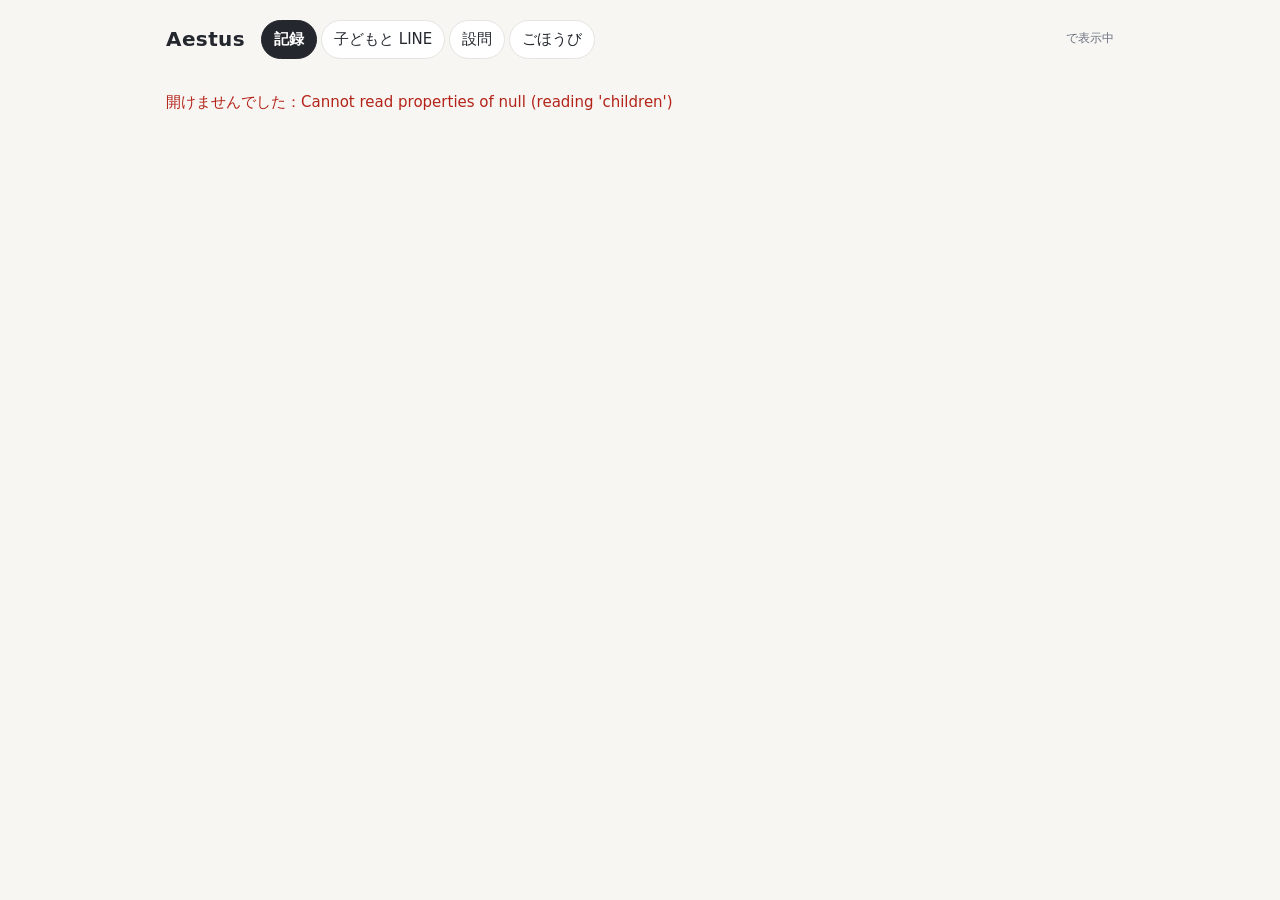
<file: gas-parent/Index.html>
<!doctype html>
<html lang="ja">
<head>
<meta charset="utf-8">
<base target="_top">
<title>Aestus-parent</title>
<style>
/* 上から「いま何が要るか」順：ギフト → 今月の数字 → スタンプ → 調子の推移 → よく出た言葉 → 毎日の記録 */
:root {
  --bg: #f7f6f3; --card: #ffffff; --ink: #24272e; --muted: #6b7280; --line: #e6e4df;
  --accent: #d9667a; --accent-soft: #fbe7eb; --star: #e8798a; --sun: #e0a23a; --moon: #5b6bb5;
  --chart: #4f7cc4; --grid: #ebe9e4;
  --font: "Hiragino Sans", "Noto Sans JP", "Yu Gothic UI", system-ui, sans-serif;
}
@media (prefers-color-scheme: dark) {
  :root { --bg: #15171c; --card: #1e2128; --ink: #eceef2; --muted: #9aa2ae; --line: #2e323b;
    --accent: #f08a9b; --accent-soft: #3a2228; --star: #f08a9b; --sun: #f0b85a; --moon: #95a3e6; --chart: #7ea3e0; --grid: #2a2e36; color-scheme: dark; }
}
* { box-sizing: border-box; }
body { margin: 0; background: var(--bg); color: var(--ink); font-family: var(--font); font-size: 15px; line-height: 1.65; }
.wrap { max-width: 980px; margin: 0 auto; padding: 20px 16px 48px; display: grid; gap: 16px; }
header { display: flex; flex-wrap: wrap; align-items: center; gap: 10px 16px; }
header h1 { font-size: 20px; margin: 0; letter-spacing: .02em; }
header .who { margin-left: auto; font-size: 12px; color: var(--muted); }
.controls { display: flex; gap: 8px; align-items: center; flex-wrap: wrap; }
.kids { display: flex; gap: 6px; flex-wrap: wrap; }
@media (max-width: 520px) { .kids { flex-basis: 100%; } }
.kid { display: inline-flex; gap: 8px; align-items: baseline; }
.kid span { font-size: 12px; color: var(--muted); font-variant-numeric: tabular-nums; }
.kid[aria-pressed="true"] { background: var(--accent); border-color: var(--accent); color: #fff; }
.kid[aria-pressed="true"] span { color: inherit; opacity: .9; }
select, button { font: inherit; border: 1px solid var(--line); background: var(--card); color: var(--ink); border-radius: 10px; padding: 6px 12px; min-height: 36px; }
button { cursor: pointer; }
button:focus-visible, select:focus-visible { outline: 2px solid var(--accent); outline-offset: 2px; }
.month { font-weight: 700; min-width: 7em; text-align: center; font-variant-numeric: tabular-nums; }
.card { background: var(--card); border: 1px solid var(--line); border-radius: 16px; padding: 16px; min-width: 0; }
.card h2 { font-size: 14px; margin: 0 0 12px; color: var(--muted); font-weight: 700; letter-spacing: .04em; }
.gift { background: var(--accent-soft); border: 1px solid var(--accent); border-radius: 16px; padding: 14px 16px; display: flex; flex-wrap: wrap; gap: 10px 16px; align-items: center; }
.gift b { font-size: 16px; }
.gift button { background: var(--accent); color: #fff; border-color: var(--accent); font-weight: 700; }
.gift.sent { background: var(--card); border-color: var(--line); }
.tiles { display: grid; grid-template-columns: repeat(auto-fit, minmax(160px, 1fr)); gap: 12px; }
.tile .v { font-size: 30px; font-weight: 800; font-variant-numeric: tabular-nums; line-height: 1.2; }
.tile .v small { font-size: 15px; color: var(--muted); font-weight: 600; }
.tile .s { font-size: 12.5px; color: var(--muted); }
.meter { height: 8px; background: var(--grid); border-radius: 999px; overflow: hidden; margin-top: 8px; }
.meter i { display: block; height: 100%; background: var(--star); border-radius: 999px; }
.two { display: grid; grid-template-columns: repeat(auto-fit, minmax(300px, 1fr)); gap: 16px; align-items: start; }
.cal { display: grid; grid-template-columns: repeat(5, 1fr); gap: 6px; }
.cal .h { font-size: 12px; color: var(--muted); text-align: center; }
.cal .d { border-radius: 10px; background: var(--bg); min-height: 58px; padding: 4px 6px; font-size: 12px; color: var(--muted); position: relative; }
.cal .d.on { background: var(--accent-soft); color: var(--ink); }
.cal .d .star { position: absolute; right: 6px; top: 2px; color: var(--star); font-size: 18px; }
.cal .d .marks { position: absolute; left: 6px; bottom: 4px; font-size: 13px; letter-spacing: 2px; }
.cal .d.future { opacity: .45; }
.legend { font-size: 12px; color: var(--muted); margin-top: 8px; }
.trend { display: grid; gap: 6px; }
.trend .row { display: grid; grid-template-columns: 3em minmax(0, 1fr); align-items: center; gap: 6px; }
.trend .row span { font-size: 13px; color: var(--muted); }
.trend svg { width: 100%; height: 56px; display: block; overflow: visible; }
.bars { display: grid; gap: 6px; }
.bar { display: grid; grid-template-columns: 6em minmax(0, 1fr) 2em; gap: 8px; align-items: center; font-size: 13px; }
.bar .t { height: 12px; background: var(--grid); border-radius: 999px; overflow: hidden; }
.bar .t i { display: block; height: 100%; background: var(--chart); border-radius: 0 4px 4px 0; }
.bar .n { text-align: right; color: var(--muted); font-variant-numeric: tabular-nums; }
.days { display: grid; gap: 10px; }
.day { border: 1px solid var(--line); border-radius: 14px; padding: 12px 14px; display: grid; gap: 6px; }
.day .top { display: flex; flex-wrap: wrap; gap: 6px 10px; align-items: baseline; }
.day .date { font-weight: 800; font-variant-numeric: tabular-nums; }
.pill { font-size: 12px; border-radius: 999px; padding: 1px 9px; background: var(--bg); color: var(--muted); border: 1px solid var(--line); }
.pill.get { background: var(--accent-soft); color: var(--accent); border-color: transparent; font-weight: 700; }
.day .key { font-size: 15.5px; font-weight: 700; }
.day .meta { font-size: 13px; color: var(--muted); }
.day .treasure { font-size: 14.5px; }
nav.tabs { display: flex; gap: 4px; flex-wrap: wrap; }
nav.tabs button { border-radius: 999px; }
nav.tabs button[aria-selected="true"] { background: var(--ink); color: var(--card); border-color: var(--ink); font-weight: 700; }
.note { font-size: 13px; color: var(--muted); margin: 0 0 12px; }
.muted { color: var(--muted); font-size: 12.5px; }
.flash { background: #e7f6ec; color: #1f6b3a; border-radius: 12px; padding: 10px 14px; margin: 0; font-weight: 700; }
@media (prefers-color-scheme: dark) { .flash { background: #1c3326; color: #8fdcaa; } }
.f { display: grid; gap: 4px; margin-bottom: 12px; min-width: 0; }
.f > span { font-size: 13px; font-weight: 700; }
.f small { font-size: 12px; color: var(--muted); }
input[type="text"], input[type="number"], textarea, select { font: inherit; width: 100%; border: 1px solid var(--line); background: var(--card); color: var(--ink); border-radius: 10px; padding: 8px 10px; }
textarea { resize: vertical; line-height: 1.5; }
.chk { display: inline-flex; gap: 6px; align-items: center; font-size: 14px; min-height: 36px; margin-right: 16px; }
.row { display: flex; flex-wrap: wrap; }
.grid3 { display: grid; grid-template-columns: repeat(auto-fit, minmax(180px, 1fr)); gap: 0 12px; }
.kidrow { display: grid; grid-template-columns: minmax(110px, 1fr) minmax(150px, 1.3fr) minmax(96px, .7fr) minmax(96px, .7fr) auto; gap: 0 12px; align-items: end; border-bottom: 1px solid var(--line); padding-top: 8px; }
@media (max-width: 560px) { .kidrow { grid-template-columns: 1fr 1fr; } .kidrow > label:nth-child(-n+2), .kidrow > .chk { grid-column: 1 / -1; } }
.actions { display: flex; gap: 8px; justify-content: flex-end; flex-wrap: wrap; margin-top: 12px; }
.actions.sticky { position: sticky; bottom: 8px; margin: 0; }
button.primary { background: var(--accent); color: #fff; border-color: var(--accent); font-weight: 700; padding: 6px 20px; }
.lines { display: grid; gap: 8px; }
.lrow { display: flex; flex-wrap: wrap; gap: 4px 12px; align-items: center; border-bottom: 1px solid var(--line); padding: 6px 0; }
.lrow button { margin-left: auto; }
.days5 { display: grid; grid-template-columns: repeat(auto-fit, minmax(280px, 1fr)); gap: 16px; }
.daycard h2 { display: flex; align-items: center; gap: 8px; color: var(--ink); }
.daycard .dot { width: 12px; height: 12px; border-radius: 50%; background: var(--dc); }
.daycard { border-top: 4px solid var(--dc); }
.daycard[data-day="mon"] { --dc: #e0566a; } .daycard[data-day="tue"] { --dc: #3b8bd0; } .daycard[data-day="wed"] { --dc: #3f9f5c; }
.daycard[data-day="thu"] { --dc: #d99a1e; } .daycard[data-day="fri"] { --dc: #7b62c9; }
.day .extra { white-space: pre-line; }
.daycard textarea { min-height: 7.5em; }
.empty { color: var(--muted); text-align: center; padding: 24px 0; }
.err { color: #b42318; }
.foot { font-size: 12px; color: var(--muted); }
.foot a { color: inherit; }
</style>
</head>
<body>
<div class="wrap" id="app"><p class="empty">読み込み中…</p></div>
<script>
(function () {
  "use strict";
  const app = document.getElementById("app");
  const esc = (s) => String(s == null ? "" : s).replace(/[&<>"]/g, (c) => ({ "&": "&amp;", "<": "&lt;", ">": "&gt;", '"': "&quot;" }[c]));
  const WD = { mon: "月", tue: "火", wed: "水", thu: "木", fri: "金" };
  let D = null;

  // ---------------------------------------------------------------- サーバー（見本のときは手元のデータ）
  const hasGas = typeof google !== "undefined" && google.script && google.script.run;
  function call(fn, ...args) {
    if (!hasGas) return Promise.resolve(window.SAMPLE ? window.SAMPLE(fn, ...args) : null);
    return new Promise((ok, ng) => google.script.run.withSuccessHandler(ok).withFailureHandler(ng)[fn](...args));
  }
  function load(ym, cid) {
    return call("getDashboard", ym, cid).then((d) => { D = d; render(); }).catch(showErr);
  }

  // ---------------------------------------------------------------- 計算
  const count = (rows, key) => {
    const m = {};
    rows.forEach((r) => String(r[key] || "").split("、").filter(Boolean).forEach((v) => (m[v] = (m[v] || 0) + 1)));
    return Object.entries(m).sort((a, b) => b[1] - a[1]);
  };
  const wdOf = (d) => ["sun", "mon", "tue", "wed", "thu", "fri", "sat"][new Date(d + "T12:00:00+09:00").getUTCDay()];
  const shiftYm = (ym, n) => { const d = new Date(Date.UTC(+ym.slice(0, 4), +ym.slice(5, 7) - 1 + n, 1)); return d.toISOString().slice(0, 7); };

  // ---------------------------------------------------------------- 部品
  function giftBox() {
    const s = D.stamps, m = Number(D.ym.slice(5));
    if (!s.achieved) return "";
    if (D.gift && D.gift.status === "贈呈済み")
      return `<div class="gift sent">🎁 <span>${m}月のごほうび（${esc(D.giftLabel)}）は <b>贈呈済み</b>（${esc(D.gift.sentAt)}）</span></div>`;
    return `<div class="gift">🎁 <span><b>${m}月のスタンプが全部そろいました（${s.count}/${s.goal}）</b><br>${esc(D.giftLabel)}のギフトを贈ったら押してください。本人の LINE に知らせます。</span>
      <button type="button" id="sent">贈った</button></div>`;
  }

  function tiles() {
    const s = D.stamps;
    const withResult = D.rows.filter((r) => r.quest_result);
    const got = withResult.filter((r) => /GET|別のもの/.test(r.quest_result)).length;
    return `<div class="tiles">
      <div class="card tile"><h2>${Number(D.ym.slice(5))}月のスタンプ</h2><div class="v">${s.count}<small> / ${s.goal}</small></div>
        <div class="meter" role="img" aria-label="${s.count} / ${s.goal}"><i style="width:${Math.min(100, (s.count / s.goal) * 100)}%"></i></div>
        <div class="s">${s.achieved ? "達成！" : `あと ${s.goal - s.count} 日`}（朝と夜の両方で1つ）</div></div>
      <div class="card tile"><h2>連続（夜まで書いた平日）</h2><div class="v">${D.streak}<small> 日</small></div><div class="s">土日は数えません</div></div>
      <div class="card tile"><h2>QUEST を見つけた</h2><div class="v">${got}<small> / ${withResult.length} 日</small></div><div class="s">「GET!」か「別のものを発見」</div></div>
    </div>`;
  }

  function calendar() {
    const on = new Set(D.stamps.stamped);
    const byDate = Object.fromEntries(D.rows.map((r) => [r.date, r]));
    const cells = [];
    D.stamps.days.forEach((d, i) => {
      const wd = wdOf(d);
      if (i === 0) for (let k = 0; k < ["mon", "tue", "wed", "thu", "fri"].indexOf(wd); k++) cells.push(`<div></div>`);
      const r = byDate[d] || {};
      const marks = (r.morning_at ? "☀" : "") + (r.night_at ? "🌙" : "");
      cells.push(`<div class="d${on.has(d) ? " on" : ""}${d > D.today ? " future" : ""}" title="${esc(d)}${marks ? "　" + (r.morning_at ? "朝あり " : "") + (r.night_at ? "夜あり" : "") : ""}">
        ${Number(d.slice(8))}${on.has(d) ? `<span class="star" aria-label="スタンプ">★</span>` : ""}<span class="marks">${marks}</span></div>`);
    });
    return `<div class="card"><h2>${Number(D.ym.slice(5))}月のスタンプカード</h2>
      <div class="cal">${["月", "火", "水", "木", "金"].map((w) => `<div class="h">${w}</div>`).join("")}${cells.join("")}</div>
      <div class="legend">★ スタンプ（朝と夜の両方）　☀ 朝を書いた　🌙 夜を書いた</div></div>`;
  }

  // 体・気分・元気を1本ずつ（同じ物差し 1〜5）。2本を1つの図に重ねない
  function trend() {
    const days = D.stamps.days.filter((d) => d <= D.today);
    if (!days.length) return "";
    const byDate = Object.fromEntries(D.rows.map((r) => [r.date, r]));
    const W = 600, H = 56, pad = 6;
    const x = (i) => pad + (days.length === 1 ? (W - 2 * pad) / 2 : (i * (W - 2 * pad)) / (days.length - 1));
    const y = (v) => H - pad - ((v - 1) / 4) * (H - 2 * pad);
    const line = (key, label) => {
      const pts = days.map((d, i) => ({ d, i, v: Number((byDate[d] || {})[key]) })).filter((p) => p.v >= 1);
      const path = pts.map((p, k) => (k ? "L" : "M") + x(p.i).toFixed(1) + " " + y(p.v).toFixed(1)).join(" ");
      const grid = [1, 3, 5].map((v) => `<line x1="${pad}" x2="${W - pad}" y1="${y(v)}" y2="${y(v)}" stroke="var(--grid)" stroke-width="1"/>`).join("");
      const dots = pts.map((p) => `<circle cx="${x(p.i)}" cy="${y(p.v)}" r="4" fill="var(--chart)" stroke="var(--card)" stroke-width="2"><title>${p.d}（${WD[wdOf(p.d)]}）${label} ${p.v}</title></circle>`).join("");
      return `<div class="row"><span>${label}</span><svg viewBox="0 0 ${W} ${H}" preserveAspectRatio="none" role="img" aria-label="${label}の推移">${grid}
        <path d="${path}" fill="none" stroke="var(--chart)" stroke-width="2" vector-effect="non-scaling-stroke"/>${dots}</svg></div>`;
    };
    return `<div class="card"><h2>今の俺をチェック（1〜5）の推移</h2><div class="trend">${line("body", "体")}${line("mood", "気分")}${line("energy", "元気")}</div>
      <div class="legend">線が切れている日は、朝を書いていない日です。数字に良い・悪いはありません</div></div>`;
  }

  function bars(title, entries) {
    if (!entries.length) return `<div class="card"><h2>${title}</h2><p class="empty">まだありません</p></div>`;
    const max = entries[0][1];
    return `<div class="card"><h2>${title}</h2><div class="bars">${entries.slice(0, 8).map(([k, n]) =>
      `<div class="bar"><span>${esc(k)}</span><div class="t"><i style="width:${(n / max) * 100}%"></i></div><span class="n">${n}</span></div>`).join("")}</div></div>`;
  }

  function days() {
    if (!D.rows.length) return `<div class="card"><h2>毎日の記録</h2><p class="empty">この月の記録はまだありません</p></div>`;
    return `<div class="card"><h2>毎日の記録（新しい順）</h2><div class="days">${D.rows.map((r) => `
      <article class="day">
        <div class="top"><span class="date">${Number(r.date.slice(5, 7))}/${Number(r.date.slice(8))}（${esc(r.weekday)}）</span>
          ${r.quest_result ? `<span class="pill${/GET|別のもの/.test(r.quest_result) ? " get" : ""}">${esc(r.quest_result)}</span>` : ""}
          ${r.win ? `<span class="pill">勝った？ ${esc(r.win)}</span>` : ""}
          ${r.morning_at ? "" : `<span class="pill">朝なし</span>`}${r.night_at ? "" : `<span class="pill">夜なし</span>`}</div>
        ${r.key ? `<div class="key">俺って、${esc(r.key)}かも。</div>` : ""}
        ${r.treasure ? `<div class="treasure">🏆 ${esc(r.treasure)}</div>` : ""}
        ${r.quest ? `<div class="meta">QUEST：${esc(r.quest)}${r.antenna ? `　アンテナ：${esc(r.antenna)}` : ""}</div>` : ""}
        ${r.body || r.mood || r.energy ? `<div class="meta">体 ${esc(r.body || "-")}・気分 ${esc(r.mood || "-")}・元気 ${esc(r.energy || "-")}${r.motto ? `　意気込み：${esc(r.motto)}` : ""}</div>` : ""}
        ${r.feelings ? `<div class="meta">今日あったもの：${esc(r.feelings)}</div>` : ""}
        ${r.extra ? `<div class="meta extra">${esc(r.extra)}</div>` : ""}
      </article>`).join("")}</div></div>`;
  }

  // ---------------------------------------------------------------- 画面の枠（タブ）
  // 記録を見る人と、設定を変える人は同じ親。タブで分け、設定は開いたときに読む
  const TABS = [["records", "記録"], ["kids", "子どもと LINE"], ["questions", "設問"], ["reward", "ごほうび"]];
  let TAB = "records", A = null;
  function shell(inner) {
    const viewer = (D && D.viewer) || (A && A.viewer) || "";
    app.innerHTML = `<header><h1>Aestus</h1>
        <nav class="tabs" role="tablist">${TABS.map(([k, t]) => `<button type="button" role="tab" data-tab="${k}" aria-selected="${k === TAB}">${t}</button>`).join("")}</nav>
        <span class="who">${esc(viewer)} で表示中</span></header>${inner}`;
    app.querySelectorAll("[data-tab]").forEach((b) => { b.onclick = () => openTab(b.dataset.tab); });
  }
  function openTab(tab) {
    TAB = tab;
    if (tab === "records") return D ? render() : load("", "");
    if (A) return renderAdmin();
    shell(`<p class="empty">読み込み中…</p>`);
    call("getAdmin").then((a) => { A = a; renderAdmin(); }).catch(showErr);
  }
  const showErr = (e) => shell(`<p class="err">開けませんでした：${esc(e.message || e)}</p>`);

  // ---------------------------------------------------------------- 記録タブ
  function render() {
    if (TAB !== "records") return;
    // 兄弟は並べて見せる。選んでいない子のスタンプ数と「🎁 未贈呈」もここで目に入る
    const kids = D.children.map((c) => `<button type="button" class="kid" data-cid="${esc(c.id)}" aria-pressed="${c.id === D.childId}">
      <b>${esc(c.name)}</b><span>${c.count}/${c.goal}${c.giftStatus === "未贈呈" ? " 🎁" : c.giftStatus === "贈呈済み" ? " ✓" : ""}</span></button>`).join("");
    if (!D.children.length) {
      shell(`<div class="card"><p class="empty">まだ子どもが登録されていません。「子どもと LINE」タブで名前を足してください。</p></div>`);
      return;
    }
    shell(`<div class="controls">
          ${D.children.length > 1 ? `<div class="kids" role="group" aria-label="誰の記録か">${kids}</div>` : `<b>${esc(D.children[0].name)}</b>`}
          <button type="button" id="prev" aria-label="前の月">‹</button><span class="month">${D.ym.slice(0, 4)}年${Number(D.ym.slice(5))}月</span>
          <button type="button" id="next" aria-label="次の月">›</button></div>
      ${giftBox()}${tiles()}
      <div class="two">${calendar()}${trend()}</div>
      <div class="two">${bars("よく選んだアンテナ", count(D.rows, "antenna"))}${bars("今日あったもの", count(D.rows, "feelings"))}</div>
      ${days()}
      <p class="foot">元のデータは <a href="${esc(D.sheetUrl)}" target="_blank" rel="noopener">スプレッドシート</a>（Excel が必要なら「ファイル → ダウンロード → Microsoft Excel」）</p>`);
    document.getElementById("prev").onclick = () => load(shiftYm(D.ym, -1), D.childId);
    document.getElementById("next").onclick = () => load(shiftYm(D.ym, 1), D.childId);
    app.querySelectorAll(".kid").forEach((b) => { b.onclick = () => { if (b.dataset.cid !== D.childId) load(D.ym, b.dataset.cid); }; });
    const sent = document.getElementById("sent");
    if (sent) sent.onclick = () => {
      if (!window.confirm || !window.confirm("ギフトを贈ったことにして、本人に知らせます。よろしいですか？")) return;
      sent.disabled = true; sent.textContent = "記録中…";
      call("markGiftSent", D.ym, D.childId).then((d) => { D = d; render(); })
        .catch((e) => { sent.disabled = false; sent.textContent = "贈った"; alert(e.message || e); });
    };
  }

  // ---------------------------------------------------------------- 管理タブ
  function renderAdmin() {
    if (TAB === "kids") return kidsTab();
    if (TAB === "questions") return questionsTab();
    if (TAB === "reward") return rewardTab();
  }
  /** 保存ボタンの共通処理。成功したら管理データを差し替えて描き直し、記録タブは次に開くとき読み直す */
  function save(btn, fn, args, done) {
    const label = btn.textContent;
    btn.disabled = true; btn.textContent = "保存中…";
    call(fn, ...args).then((a) => { A = a; D = null; renderAdmin(); flash(done); })
      .catch((e) => { btn.disabled = false; btn.textContent = label; alert(e.message || e); });
  }
  function flash(msg) {
    const el = document.getElementById("flash");
    if (el) { el.textContent = msg; el.hidden = false; }
  }
  const flashBox = `<p id="flash" class="flash" role="status" hidden></p>`;

  function kidsTab() {
    // 通知の時刻は 5:00〜23:45 を刻みごとに選ぶ。「通知しない」も選べる
    const times = [];
    for (let m = 5 * 60; m < 24 * 60; m += A.remindStep || 15) times.push(String(Math.floor(m / 60)).padStart(2, "0") + ":" + String(m % 60).padStart(2, "0"));
    const timeSel = (name, value, label) => `<label class="f"><span>${label}</span><select name="${name}">
        <option value="off"${value === "off" ? " selected" : ""}>通知しない</option>
        ${times.map((t) => `<option value="${t}"${t === value ? " selected" : ""}>${t}</option>`).join("")}</select></label>`;
    const row = (c, i) => `<div class="kidrow" data-i="${i}" data-id="${esc(c.id || "")}">
        <label class="f"><span>名前</span><input type="text" name="name" value="${esc(c.name)}" maxlength="20" placeholder="例：たかまさ"></label>
        <label class="f"><span>書くときの LINE</span><select name="line"><option value="">（まだつながない）</option>
          ${A.lines.map((l) => `<option value="${esc(l.id)}"${l.id === c.lineUserId ? " selected" : ""}>${esc(l.name || "（名前なし）")}${l.active ? "" : "（止めている）"}</option>`).join("")}</select></label>
        ${timeSel("morning", c.morningAt || A.defaultRemind.morning, "朝の通知")}
        ${timeSel("night", c.nightAt || A.defaultRemind.night, "夜の通知")}
        <label class="chk"><input type="checkbox" name="active"${c.active !== false ? " checked" : ""}> 使う</label>
      </div>`;
    const linked = (id) => A.children.filter((c) => c.lineUserId === id).map((c) => c.name);
    shell(`${flashBox}<div class="card"><h2>子ども</h2>
        <p class="note">名前は LINE のメッセージやセッションのカードに出ます。<b>兄弟で1つの LINE を使うなら、2人とも同じ LINE を選んでください。</b>入力ページの上に「RECORDING AS」（記録する人）が出て、切り替えて書けます。<br>
        使わなくなった子は「使う」を外します（記録は残ります。消す操作はありません）。<br>
        <b>通知</b>は平日だけ、その時刻までに書いていなければ届きます（15分ほど遅れることがあります）。兄弟で同じ LINE・同じ時刻なら1通にまとまります。</p>
        <div id="kidrows">${(A.children.length ? A.children : [{ name: "", active: true }]).map(row).join("")}</div>
        <div class="actions"><button type="button" id="addkid">＋ 子どもを足す</button><button type="button" class="primary" id="savekids">保存</button></div></div>
      <div class="card"><h2>友だち追加された LINE</h2>
        ${A.lines.length ? `<div class="lines">${A.lines.map((l) => `<div class="lrow"><b>${esc(l.name || "（名前なし）")}</b>
            <span class="muted">${esc(String(l.since || "").slice(0, 10))} 追加${linked(l.id).length ? "・" + linked(l.id).map(esc).join("、") + " が使う" : "・まだ誰ともつながっていない"}</span>
            <button type="button" data-line="${esc(l.id)}" data-active="${l.active}">${l.active ? "止める" : "再開する"}</button></div>`).join("")}</div>
          <p class="note">止めた LINE には声かけが届かず、入力ページも開けません（試しに友だち追加した親の LINE など）。</p>`
          : `<p class="empty">まだ誰も公式アカウントを友だち追加していません。友だち追加すると、ここに出てきます。</p>`}</div>`);
    document.getElementById("addkid").onclick = () => {
      const box = document.getElementById("kidrows");
      box.insertAdjacentHTML("beforeend", row({ name: "", active: true }, box.children.length));
      box.lastElementChild.querySelector("input").focus();
    };
    document.getElementById("savekids").onclick = (ev) => {
      const list = [...document.querySelectorAll(".kidrow")].map((r) => ({
        id: r.dataset.id || undefined, name: r.querySelector("[name=name]").value,
        lineUserId: r.querySelector("[name=line]").value, active: r.querySelector("[name=active]").checked,
        morningAt: r.querySelector("[name=morning]").value, nightAt: r.querySelector("[name=night]").value,
      }));
      save(ev.target, "saveChildren", [list], "保存しました。");
    };
    app.querySelectorAll("[data-line]").forEach((b) => {
      b.onclick = () => save(b, "setLineActive", [b.dataset.line, b.dataset.active !== "true"], "変えました。");
    });
  }

  // 設問の入力欄。name に「どこの値か」を書いておき、保存のときに同じ形に組み直す
  const tx = (path, label, value, hint) => `<label class="f"><span>${label}</span><input type="text" data-path="${path}" value="${esc(value)}">${hint ? `<small>${hint}</small>` : ""}</label>`;
  const ls = (path, label, list, hint) => `<label class="f"><span>${label}</span><textarea data-path="${path}" data-list rows="${Math.min(10, Math.max(3, list.length + 1))}">${esc(list.join("\n"))}</textarea><small>${hint || "1行に1つ"}</small></label>`;
  const bx = (path, label, on) => `<label class="chk"><input type="checkbox" data-path="${path}"${on ? " checked" : ""}> ${label}</label>`;

  function questionsTab() {
    const q = A.questions;
    const dayCard = (k) => {
      const d = q.days[k];
      return `<div class="card daycard" data-day="${k}"><h2><span class="dot"></span>${WD[k]}曜日</h2>
        ${tx(`days.${k}.name`, "名前", d.name)}${tx(`days.${k}.theme`, "テーマ", d.theme)}${tx(`days.${k}.question`, "問いかけ", d.question)}
        ${ls(`days.${k}.quests`, "QUEST の候補", d.quests, "1行に1つ。<b>空にすると</b>「" + esc(q.quest.before) + "＿" + esc(q.quest.after) + "」と自由に書く欄になります")}
        ${ls(`days.${k}.antenna`, "この曜日だけのアンテナ", d.antenna, "1行に1つ。<b>空なら共通のアンテナ</b>を使います")}
        ${ls(`days.${k}.extra_night`, "夜に足す質問", d.extra_night, "1行に1つ（5つまで）。例：今週の一番の宝物は？")}</div>`;
    };
    shell(`${flashBox}<div class="card"><h2>設問</h2>
        <p class="note">保存すると、<b>次に入力ページを開いたときから</b>変わります。今は${A.customized ? "<b>変更したもの</b>" : "シートどおり（初期値）"}を使っています。<br>
        すでに書いた記録は、そのとき選んだ言葉のまま残ります。</p></div>
      <div class="card"><h2>朝（共通）</h2>
        <div class="grid3">${q.condition.items.map((it, i) => tx(`condition.items.${i}.label`, `${i + 1}つ目の数字`, it.label) + tx(`condition.items.${i}.sub`, "ふりがな", it.sub)).join("")}</div>
        ${tx("antenna.label", "アンテナの見出し", q.antenna.label)}
        ${ls("antenna.options", "アンテナ（共通）", q.antenna.options)}
        <div class="row">${bx("antenna.multi", "アンテナを2つ以上選べる", q.antenna.multi)}${bx("antenna.own", "アンテナに「自分で決める」を出す", q.antenna.own)}</div>
        <div class="row">${bx("quest.own", "QUEST に「自分で決める」を出す", q.quest.own)}${bx("motto.enabled", "「今日の意気込み」を聞く", q.motto.enabled)}</div></div>
      <div class="card"><h2>夜（共通）</h2>
        ${ls("quest_result.options", "QUEST の結果", q.quest_result.options)}
        ${ls("feelings.options", "今日あったもの（いくつでも選べる）", q.feelings.options)}
        ${ls("win.options", "今日、自分に勝った？", q.win.options)}
        <div class="grid3">${tx("key.before", "発見の書き出し", q.key.before)}${tx("key.after", "発見の終わり", q.key.after)}</div></div>
      <div class="days5">${["mon", "tue", "wed", "thu", "fri"].map(dayCard).join("")}</div>
      <div class="card actions sticky"><button type="button" id="resetq">シートどおりに戻す</button><button type="button" class="primary" id="saveq">保存</button></div>`);
    document.getElementById("saveq").onclick = (ev) => save(ev.target, "saveQuestions", [collectQuestions()], "保存しました。次に入力ページを開いたときから変わります。");
    document.getElementById("resetq").onclick = (ev) => {
      if (!window.confirm || !window.confirm("設問をシートどおり（初期値）に戻します。よろしいですか？")) return;
      save(ev.target, "resetQuestions", [], "シートどおりに戻しました。");
    };
  }

  /** 画面の入力欄から、設問の形（今の設定をもとに上書き）を組み立てる。最終的な形はサーバーでそろえる */
  function collectQuestions() {
    const q = JSON.parse(JSON.stringify(A.questions));
    app.querySelectorAll("[data-path]").forEach((el) => {
      const keys = el.dataset.path.split(".");
      let o = q;
      keys.slice(0, -1).forEach((k) => { o = o[k]; });
      const last = keys[keys.length - 1];
      o[last] = el.type === "checkbox" ? el.checked
        : el.hasAttribute("data-list") ? el.value.split("\n").map((s) => s.trim()).filter(Boolean)
        : el.value;
    });
    return q;
  }

  function rewardTab() {
    shell(`${flashBox}<div class="card"><h2>ごほうび</h2>
      <p class="note">朝と夜の両方を書いた平日に ★ が1つ。目標に届くと、その子の LINE にお祝いが届き、「記録」タブに 🎁 が出ます。<br>
      <b>ギフトそのものは自動では贈れません。</b>LINE ギフトなどで贈ってから「贈った」を押してください。</p>
      <div class="grid3">
        <label class="f"><span>月の目標（★の数）</span><input type="number" id="goal" min="0" max="23" inputmode="numeric" value="${A.stampGoal || ""}" placeholder="空ならその月の平日の数"><small>空にすると、その月の平日の数（10月なら22）。祝日や行事が多い月に減らします</small></label>
        <label class="f"><span>ごほうびの言い方</span><input type="text" id="label" maxlength="30" value="${esc(A.giftLabel)}" placeholder="${esc(A.defaultGiftLabel)}"><small>メッセージに「○○のプレゼントを用意するね」と出ます</small></label>
      </div>
      <div class="actions"><button type="button" class="primary" id="saver">保存</button></div></div>`);
    document.getElementById("saver").onclick = (ev) => save(ev.target, "saveReward",
      [document.getElementById("goal").value, document.getElementById("label").value], "保存しました。");
  }

  load("", "");
})();
</script>
</body>
</html>
</file>
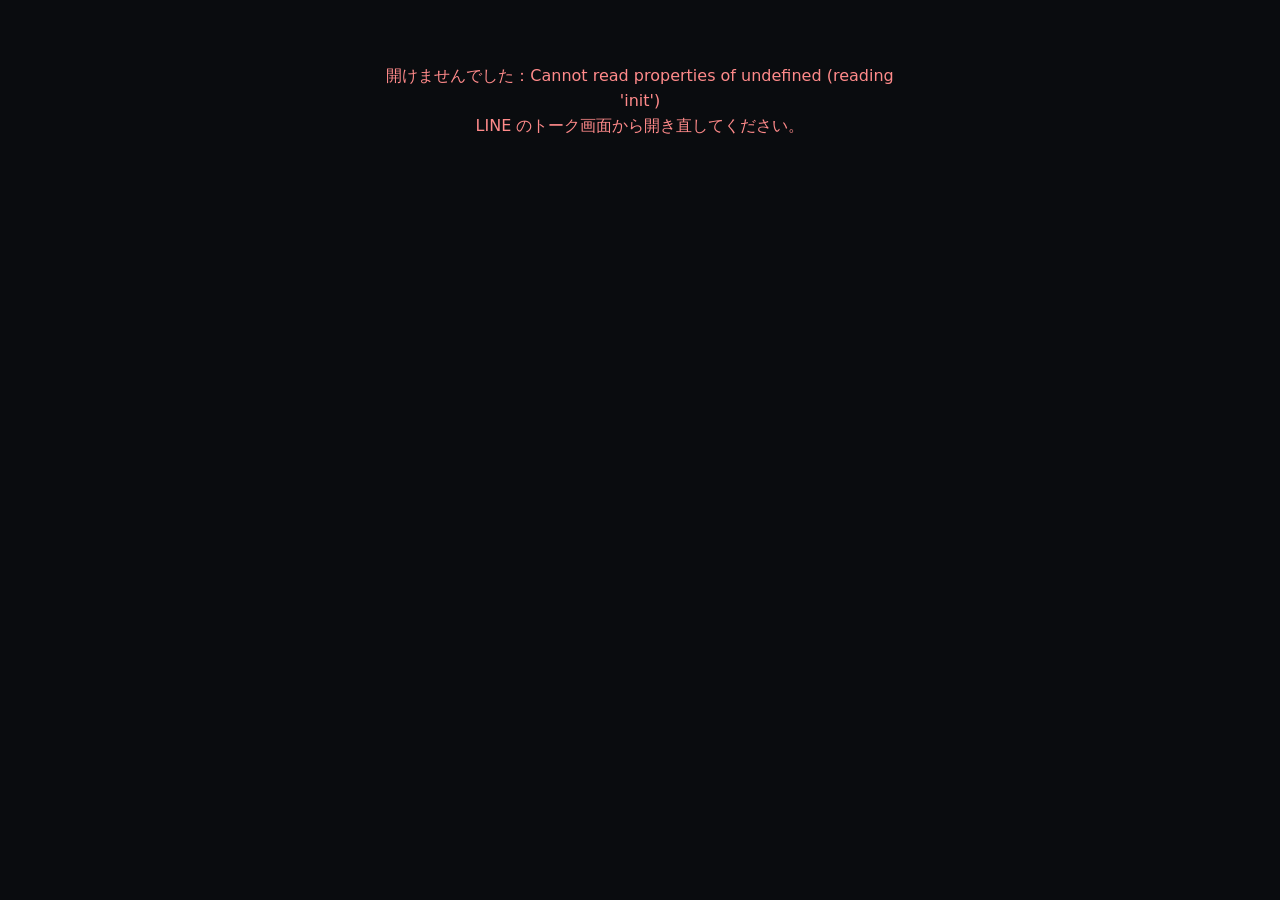
<file: web/index.html>
<!doctype html>
<html lang="ja">
<head>
<meta charset="utf-8">
<meta name="theme-color" content="#0a0c0f">
<meta name="viewport" content="width=device-width,initial-scale=1,viewport-fit=cover">
<title>Aestus</title>
<link rel="stylesheet" href="style.css?v=__V__">
</head>
<body>
<main id="app" aria-live="polite">
  <p class="loading">読み込み中…</p>
</main>
<script src="https://static.line-scdn.net/liff/edge/2/sdk.js"></script>
<!-- ?v= は公開のたびに変わる（pages.yml が書き換える）。LINE の中のブラウザが古い config.js を使い続けないように -->
<script src="config.js?v=__V__"></script>
<script src="app.js?v=__V__"></script>
</body>
</html>
</file>
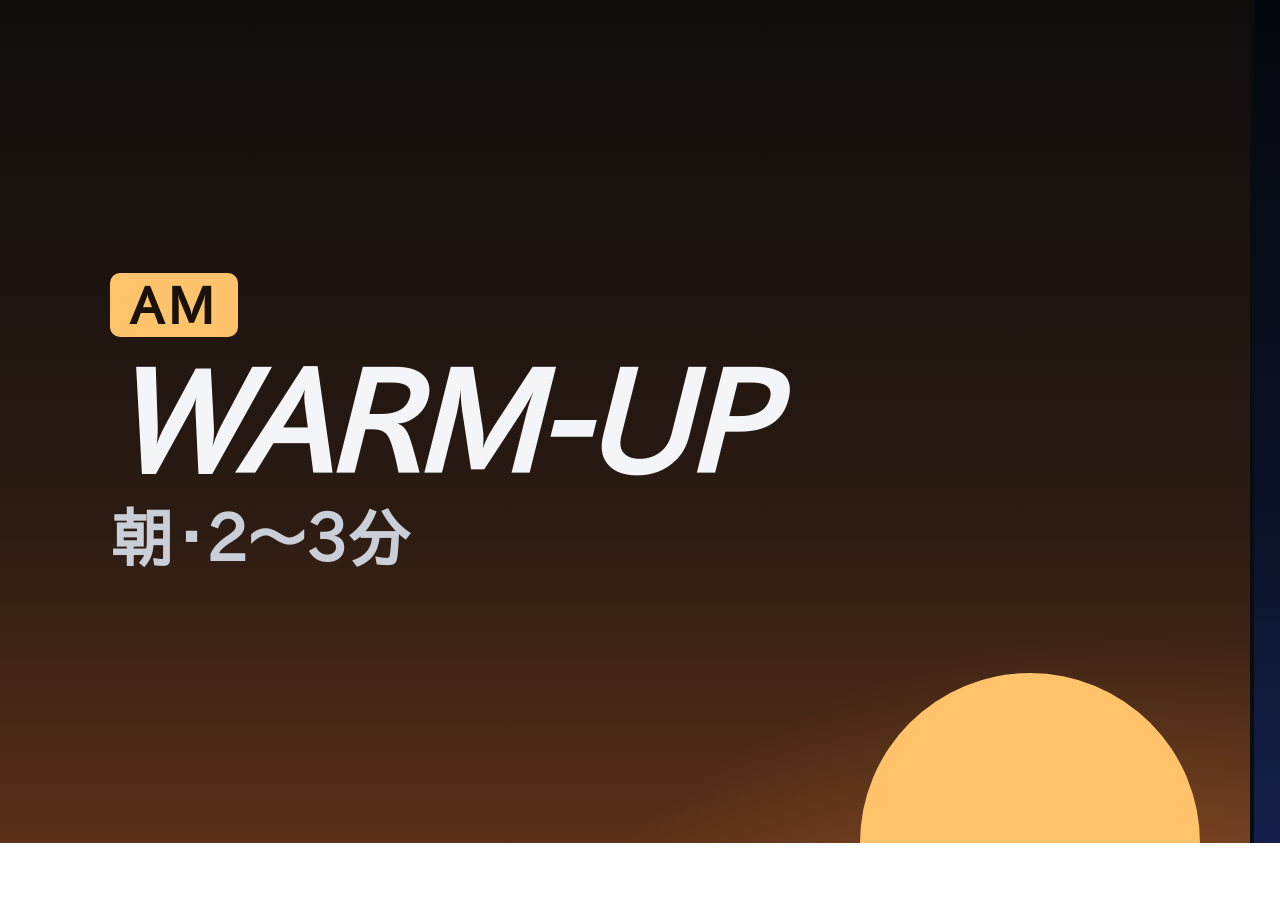
<file: assets/richmenu.html>
<!doctype html><meta charset="utf-8"><style>
/* トーク画面下のメニュー（2500×843）。入力ページの見出しと同じ：朝は暖色の空と太陽、夜は紺の空と月 */
body{margin:0;width:2500px;height:843px;display:grid;grid-template-columns:1fr 1fr;font-family:"Noto Sans CJK JP","Noto Sans JP","IPAPGothic",sans-serif;color:#f3f5f8}
div{position:relative;overflow:hidden;display:flex;flex-direction:column;justify-content:center;padding-left:110px;gap:18px}
.m{background:linear-gradient(180deg,#0f0d0c 0%,#2a1a12 60%,#5a3018 100%)}
.n{background:linear-gradient(180deg,#05070d 0%,#0b1226 60%,#14204a 100%);border-left:4px solid #0a0c0f}
i{font-style:normal;font-size:52px;font-weight:900;letter-spacing:.08em;padding:6px 20px;border-radius:10px;align-self:flex-start}
.m i{background:#ffc46b;color:#1a1209}.n i{background:#e9eefc;color:#0b1226}
b{font-size:140px;white-space:nowrap;line-height:.95;font-weight:900;font-style:italic;letter-spacing:-.02em}
span{font-size:64px;font-weight:700;color:#c9ced8}
svg{position:absolute;right:0;bottom:0;width:640px;height:843px}
</style>
<div class="m"><svg viewBox="0 0 640 843"><defs><radialGradient id="g" cx="60%" cy="100%" r="70%"><stop offset="0" stop-color="#ffd27a"/><stop offset=".5" stop-color="#ff9a4d" stop-opacity=".6"/><stop offset="1" stop-color="#ff9a4d" stop-opacity="0"/></radialGradient></defs><circle cx="420" cy="843" r="520" fill="url(#g)" opacity=".5"/><circle cx="420" cy="843" r="170" fill="#ffc46b"/></svg>
<i>AM</i><b>WARM-UP</b><span>朝・2〜3分</span></div>
<div class="n"><svg viewBox="0 0 640 843"><g fill="#fff"><circle cx="120" cy="140" r="5"/><circle cx="300" cy="260" r="4"/><circle cx="560" cy="120" r="5"/><circle cx="210" cy="520" r="3"/><circle cx="600" cy="640" r="4"/></g><path d="M500 560a90 90 0 1 0 80 140a74 74 0 1 1-80-140z" fill="#e9eefc"/></svg>
<i>PM</i><b>COOL-DOWN</b><span>夜・2〜3分</span></div>
</file>
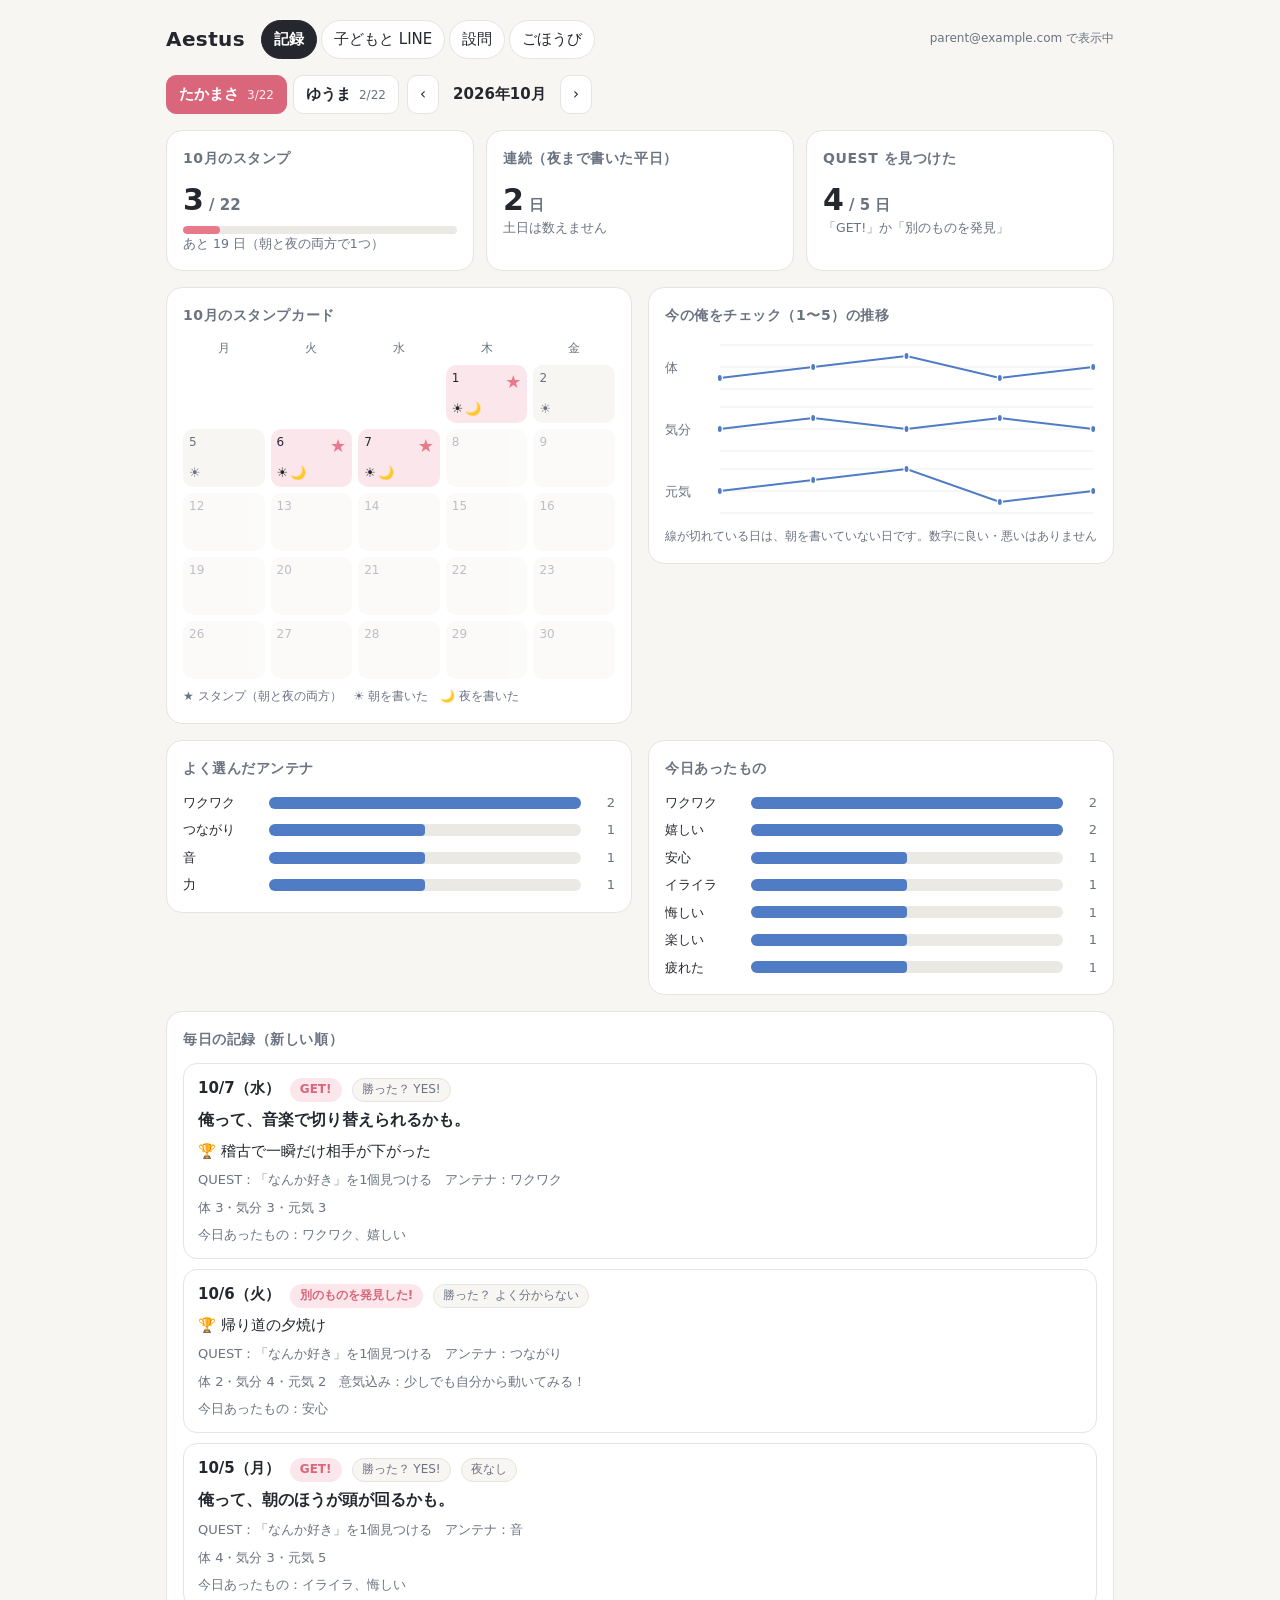
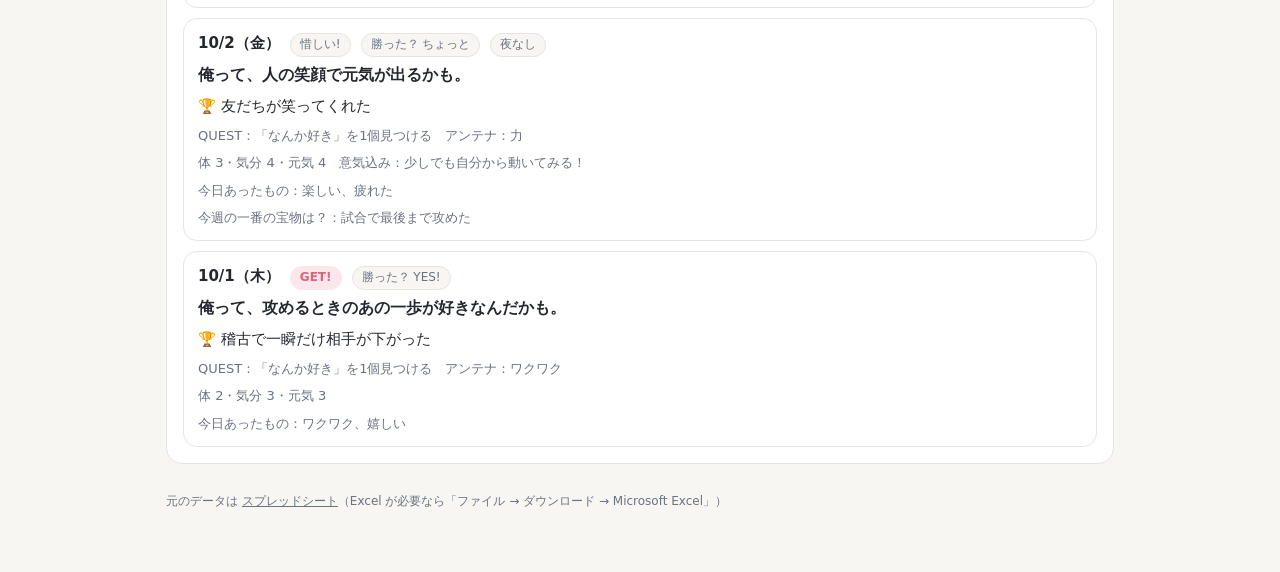
<file: preview/parent.html>
<!doctype html>
<html lang="ja">
<head>
<meta charset="utf-8">
<base target="_top">
<title>Aestus-parent</title>
<style>
/* 上から「いま何が要るか」順：ギフト → 今月の数字 → スタンプ → 調子の推移 → よく出た言葉 → 毎日の記録 */
:root {
  --bg: #f7f6f3; --card: #ffffff; --ink: #24272e; --muted: #6b7280; --line: #e6e4df;
  --accent: #d9667a; --accent-soft: #fbe7eb; --star: #e8798a; --sun: #e0a23a; --moon: #5b6bb5;
  --chart: #4f7cc4; --grid: #ebe9e4;
  --font: "Hiragino Sans", "Noto Sans JP", "Yu Gothic UI", system-ui, sans-serif;
}
@media (prefers-color-scheme: dark) {
  :root { --bg: #15171c; --card: #1e2128; --ink: #eceef2; --muted: #9aa2ae; --line: #2e323b;
    --accent: #f08a9b; --accent-soft: #3a2228; --star: #f08a9b; --sun: #f0b85a; --moon: #95a3e6; --chart: #7ea3e0; --grid: #2a2e36; color-scheme: dark; }
}
* { box-sizing: border-box; }
body { margin: 0; background: var(--bg); color: var(--ink); font-family: var(--font); font-size: 15px; line-height: 1.65; }
.wrap { max-width: 980px; margin: 0 auto; padding: 20px 16px 48px; display: grid; gap: 16px; }
header { display: flex; flex-wrap: wrap; align-items: center; gap: 10px 16px; }
header h1 { font-size: 20px; margin: 0; letter-spacing: .02em; }
header .who { margin-left: auto; font-size: 12px; color: var(--muted); }
.controls { display: flex; gap: 8px; align-items: center; flex-wrap: wrap; }
.kids { display: flex; gap: 6px; flex-wrap: wrap; }
@media (max-width: 520px) { .kids { flex-basis: 100%; } }
.kid { display: inline-flex; gap: 8px; align-items: baseline; }
.kid span { font-size: 12px; color: var(--muted); font-variant-numeric: tabular-nums; }
.kid[aria-pressed="true"] { background: var(--accent); border-color: var(--accent); color: #fff; }
.kid[aria-pressed="true"] span { color: inherit; opacity: .9; }
select, button { font: inherit; border: 1px solid var(--line); background: var(--card); color: var(--ink); border-radius: 10px; padding: 6px 12px; min-height: 36px; }
button { cursor: pointer; }
button:focus-visible, select:focus-visible { outline: 2px solid var(--accent); outline-offset: 2px; }
.month { font-weight: 700; min-width: 7em; text-align: center; font-variant-numeric: tabular-nums; }
.card { background: var(--card); border: 1px solid var(--line); border-radius: 16px; padding: 16px; min-width: 0; }
.card h2 { font-size: 14px; margin: 0 0 12px; color: var(--muted); font-weight: 700; letter-spacing: .04em; }
.gift { background: var(--accent-soft); border: 1px solid var(--accent); border-radius: 16px; padding: 14px 16px; display: flex; flex-wrap: wrap; gap: 10px 16px; align-items: center; }
.gift b { font-size: 16px; }
.gift button { background: var(--accent); color: #fff; border-color: var(--accent); font-weight: 700; }
.gift.sent { background: var(--card); border-color: var(--line); }
.tiles { display: grid; grid-template-columns: repeat(auto-fit, minmax(160px, 1fr)); gap: 12px; }
.tile .v { font-size: 30px; font-weight: 800; font-variant-numeric: tabular-nums; line-height: 1.2; }
.tile .v small { font-size: 15px; color: var(--muted); font-weight: 600; }
.tile .s { font-size: 12.5px; color: var(--muted); }
.meter { height: 8px; background: var(--grid); border-radius: 999px; overflow: hidden; margin-top: 8px; }
.meter i { display: block; height: 100%; background: var(--star); border-radius: 999px; }
.two { display: grid; grid-template-columns: repeat(auto-fit, minmax(300px, 1fr)); gap: 16px; align-items: start; }
.cal { display: grid; grid-template-columns: repeat(5, 1fr); gap: 6px; }
.cal .h { font-size: 12px; color: var(--muted); text-align: center; }
.cal .d { border-radius: 10px; background: var(--bg); min-height: 58px; padding: 4px 6px; font-size: 12px; color: var(--muted); position: relative; }
.cal .d.on { background: var(--accent-soft); color: var(--ink); }
.cal .d .star { position: absolute; right: 6px; top: 2px; color: var(--star); font-size: 18px; }
.cal .d .marks { position: absolute; left: 6px; bottom: 4px; font-size: 13px; letter-spacing: 2px; }
.cal .d.future { opacity: .45; }
.legend { font-size: 12px; color: var(--muted); margin-top: 8px; }
.trend { display: grid; gap: 6px; }
.trend .row { display: grid; grid-template-columns: 3em minmax(0, 1fr); align-items: center; gap: 6px; }
.trend .row span { font-size: 13px; color: var(--muted); }
.trend svg { width: 100%; height: 56px; display: block; overflow: visible; }
.bars { display: grid; gap: 6px; }
.bar { display: grid; grid-template-columns: 6em minmax(0, 1fr) 2em; gap: 8px; align-items: center; font-size: 13px; }
.bar .t { height: 12px; background: var(--grid); border-radius: 999px; overflow: hidden; }
.bar .t i { display: block; height: 100%; background: var(--chart); border-radius: 0 4px 4px 0; }
.bar .n { text-align: right; color: var(--muted); font-variant-numeric: tabular-nums; }
.days { display: grid; gap: 10px; }
.day { border: 1px solid var(--line); border-radius: 14px; padding: 12px 14px; display: grid; gap: 6px; }
.day .top { display: flex; flex-wrap: wrap; gap: 6px 10px; align-items: baseline; }
.day .date { font-weight: 800; font-variant-numeric: tabular-nums; }
.pill { font-size: 12px; border-radius: 999px; padding: 1px 9px; background: var(--bg); color: var(--muted); border: 1px solid var(--line); }
.pill.get { background: var(--accent-soft); color: var(--accent); border-color: transparent; font-weight: 700; }
.day .key { font-size: 15.5px; font-weight: 700; }
.day .meta { font-size: 13px; color: var(--muted); }
.day .treasure { font-size: 14.5px; }
nav.tabs { display: flex; gap: 4px; flex-wrap: wrap; }
nav.tabs button { border-radius: 999px; }
nav.tabs button[aria-selected="true"] { background: var(--ink); color: var(--card); border-color: var(--ink); font-weight: 700; }
.note { font-size: 13px; color: var(--muted); margin: 0 0 12px; }
.muted { color: var(--muted); font-size: 12.5px; }
.flash { background: #e7f6ec; color: #1f6b3a; border-radius: 12px; padding: 10px 14px; margin: 0; font-weight: 700; }
@media (prefers-color-scheme: dark) { .flash { background: #1c3326; color: #8fdcaa; } }
.f { display: grid; gap: 4px; margin-bottom: 12px; min-width: 0; }
.f > span { font-size: 13px; font-weight: 700; }
.f small { font-size: 12px; color: var(--muted); }
input[type="text"], input[type="number"], textarea, select { font: inherit; width: 100%; border: 1px solid var(--line); background: var(--card); color: var(--ink); border-radius: 10px; padding: 8px 10px; }
textarea { resize: vertical; line-height: 1.5; }
.chk { display: inline-flex; gap: 6px; align-items: center; font-size: 14px; min-height: 36px; margin-right: 16px; }
.row { display: flex; flex-wrap: wrap; }
.grid3 { display: grid; grid-template-columns: repeat(auto-fit, minmax(180px, 1fr)); gap: 0 12px; }
.kidrow { display: grid; grid-template-columns: minmax(110px, 1fr) minmax(150px, 1.3fr) minmax(96px, .7fr) minmax(96px, .7fr) auto; gap: 0 12px; align-items: end; border-bottom: 1px solid var(--line); padding-top: 8px; }
@media (max-width: 560px) { .kidrow { grid-template-columns: 1fr 1fr; } .kidrow > label:nth-child(-n+2), .kidrow > .chk { grid-column: 1 / -1; } }
.actions { display: flex; gap: 8px; justify-content: flex-end; flex-wrap: wrap; margin-top: 12px; }
.actions.sticky { position: sticky; bottom: 8px; margin: 0; }
button.primary { background: var(--accent); color: #fff; border-color: var(--accent); font-weight: 700; padding: 6px 20px; }
.lines { display: grid; gap: 8px; }
.lrow { display: flex; flex-wrap: wrap; gap: 4px 12px; align-items: center; border-bottom: 1px solid var(--line); padding: 6px 0; }
.lrow button { margin-left: auto; }
.days5 { display: grid; grid-template-columns: repeat(auto-fit, minmax(280px, 1fr)); gap: 16px; }
.daycard h2 { display: flex; align-items: center; gap: 8px; color: var(--ink); }
.daycard .dot { width: 12px; height: 12px; border-radius: 50%; background: var(--dc); }
.daycard { border-top: 4px solid var(--dc); }
.daycard[data-day="mon"] { --dc: #e0566a; } .daycard[data-day="tue"] { --dc: #3b8bd0; } .daycard[data-day="wed"] { --dc: #3f9f5c; }
.daycard[data-day="thu"] { --dc: #d99a1e; } .daycard[data-day="fri"] { --dc: #7b62c9; }
.day .extra { white-space: pre-line; }
.daycard textarea { min-height: 7.5em; }
.empty { color: var(--muted); text-align: center; padding: 24px 0; }
.err { color: #b42318; }
.foot { font-size: 12px; color: var(--muted); }
.foot a { color: inherit; }
</style>
</head>
<body>
<script src="questions.sample.js"></script><script src="sample.js"></script><div class="wrap" id="app"><p class="empty">読み込み中…</p></div>
<script>
(function () {
  "use strict";
  const app = document.getElementById("app");
  const esc = (s) => String(s == null ? "" : s).replace(/[&<>"]/g, (c) => ({ "&": "&amp;", "<": "&lt;", ">": "&gt;", '"': "&quot;" }[c]));
  const WD = { mon: "月", tue: "火", wed: "水", thu: "木", fri: "金" };
  let D = null;

  // ---------------------------------------------------------------- サーバー（見本のときは手元のデータ）
  const hasGas = typeof google !== "undefined" && google.script && google.script.run;
  function call(fn, ...args) {
    if (!hasGas) return Promise.resolve(window.SAMPLE ? window.SAMPLE(fn, ...args) : null);
    return new Promise((ok, ng) => google.script.run.withSuccessHandler(ok).withFailureHandler(ng)[fn](...args));
  }
  function load(ym, cid) {
    return call("getDashboard", ym, cid).then((d) => { D = d; render(); }).catch(showErr);
  }

  // ---------------------------------------------------------------- 計算
  const count = (rows, key) => {
    const m = {};
    rows.forEach((r) => String(r[key] || "").split("、").filter(Boolean).forEach((v) => (m[v] = (m[v] || 0) + 1)));
    return Object.entries(m).sort((a, b) => b[1] - a[1]);
  };
  const wdOf = (d) => ["sun", "mon", "tue", "wed", "thu", "fri", "sat"][new Date(d + "T12:00:00+09:00").getUTCDay()];
  const shiftYm = (ym, n) => { const d = new Date(Date.UTC(+ym.slice(0, 4), +ym.slice(5, 7) - 1 + n, 1)); return d.toISOString().slice(0, 7); };

  // ---------------------------------------------------------------- 部品
  function giftBox() {
    const s = D.stamps, m = Number(D.ym.slice(5));
    if (!s.achieved) return "";
    if (D.gift && D.gift.status === "贈呈済み")
      return `<div class="gift sent">🎁 <span>${m}月のごほうび（${esc(D.giftLabel)}）は <b>贈呈済み</b>（${esc(D.gift.sentAt)}）</span></div>`;
    return `<div class="gift">🎁 <span><b>${m}月のスタンプが全部そろいました（${s.count}/${s.goal}）</b><br>${esc(D.giftLabel)}のギフトを贈ったら押してください。本人の LINE に知らせます。</span>
      <button type="button" id="sent">贈った</button></div>`;
  }

  function tiles() {
    const s = D.stamps;
    const withResult = D.rows.filter((r) => r.quest_result);
    const got = withResult.filter((r) => /GET|別のもの/.test(r.quest_result)).length;
    return `<div class="tiles">
      <div class="card tile"><h2>${Number(D.ym.slice(5))}月のスタンプ</h2><div class="v">${s.count}<small> / ${s.goal}</small></div>
        <div class="meter" role="img" aria-label="${s.count} / ${s.goal}"><i style="width:${Math.min(100, (s.count / s.goal) * 100)}%"></i></div>
        <div class="s">${s.achieved ? "達成！" : `あと ${s.goal - s.count} 日`}（朝と夜の両方で1つ）</div></div>
      <div class="card tile"><h2>連続（夜まで書いた平日）</h2><div class="v">${D.streak}<small> 日</small></div><div class="s">土日は数えません</div></div>
      <div class="card tile"><h2>QUEST を見つけた</h2><div class="v">${got}<small> / ${withResult.length} 日</small></div><div class="s">「GET!」か「別のものを発見」</div></div>
    </div>`;
  }

  function calendar() {
    const on = new Set(D.stamps.stamped);
    const byDate = Object.fromEntries(D.rows.map((r) => [r.date, r]));
    const cells = [];
    D.stamps.days.forEach((d, i) => {
      const wd = wdOf(d);
      if (i === 0) for (let k = 0; k < ["mon", "tue", "wed", "thu", "fri"].indexOf(wd); k++) cells.push(`<div></div>`);
      const r = byDate[d] || {};
      const marks = (r.morning_at ? "☀" : "") + (r.night_at ? "🌙" : "");
      cells.push(`<div class="d${on.has(d) ? " on" : ""}${d > D.today ? " future" : ""}" title="${esc(d)}${marks ? "　" + (r.morning_at ? "朝あり " : "") + (r.night_at ? "夜あり" : "") : ""}">
        ${Number(d.slice(8))}${on.has(d) ? `<span class="star" aria-label="スタンプ">★</span>` : ""}<span class="marks">${marks}</span></div>`);
    });
    return `<div class="card"><h2>${Number(D.ym.slice(5))}月のスタンプカード</h2>
      <div class="cal">${["月", "火", "水", "木", "金"].map((w) => `<div class="h">${w}</div>`).join("")}${cells.join("")}</div>
      <div class="legend">★ スタンプ（朝と夜の両方）　☀ 朝を書いた　🌙 夜を書いた</div></div>`;
  }

  // 体・気分・元気を1本ずつ（同じ物差し 1〜5）。2本を1つの図に重ねない
  function trend() {
    const days = D.stamps.days.filter((d) => d <= D.today);
    if (!days.length) return "";
    const byDate = Object.fromEntries(D.rows.map((r) => [r.date, r]));
    const W = 600, H = 56, pad = 6;
    const x = (i) => pad + (days.length === 1 ? (W - 2 * pad) / 2 : (i * (W - 2 * pad)) / (days.length - 1));
    const y = (v) => H - pad - ((v - 1) / 4) * (H - 2 * pad);
    const line = (key, label) => {
      const pts = days.map((d, i) => ({ d, i, v: Number((byDate[d] || {})[key]) })).filter((p) => p.v >= 1);
      const path = pts.map((p, k) => (k ? "L" : "M") + x(p.i).toFixed(1) + " " + y(p.v).toFixed(1)).join(" ");
      const grid = [1, 3, 5].map((v) => `<line x1="${pad}" x2="${W - pad}" y1="${y(v)}" y2="${y(v)}" stroke="var(--grid)" stroke-width="1"/>`).join("");
      const dots = pts.map((p) => `<circle cx="${x(p.i)}" cy="${y(p.v)}" r="4" fill="var(--chart)" stroke="var(--card)" stroke-width="2"><title>${p.d}（${WD[wdOf(p.d)]}）${label} ${p.v}</title></circle>`).join("");
      return `<div class="row"><span>${label}</span><svg viewBox="0 0 ${W} ${H}" preserveAspectRatio="none" role="img" aria-label="${label}の推移">${grid}
        <path d="${path}" fill="none" stroke="var(--chart)" stroke-width="2" vector-effect="non-scaling-stroke"/>${dots}</svg></div>`;
    };
    return `<div class="card"><h2>今の俺をチェック（1〜5）の推移</h2><div class="trend">${line("body", "体")}${line("mood", "気分")}${line("energy", "元気")}</div>
      <div class="legend">線が切れている日は、朝を書いていない日です。数字に良い・悪いはありません</div></div>`;
  }

  function bars(title, entries) {
    if (!entries.length) return `<div class="card"><h2>${title}</h2><p class="empty">まだありません</p></div>`;
    const max = entries[0][1];
    return `<div class="card"><h2>${title}</h2><div class="bars">${entries.slice(0, 8).map(([k, n]) =>
      `<div class="bar"><span>${esc(k)}</span><div class="t"><i style="width:${(n / max) * 100}%"></i></div><span class="n">${n}</span></div>`).join("")}</div></div>`;
  }

  function days() {
    if (!D.rows.length) return `<div class="card"><h2>毎日の記録</h2><p class="empty">この月の記録はまだありません</p></div>`;
    return `<div class="card"><h2>毎日の記録（新しい順）</h2><div class="days">${D.rows.map((r) => `
      <article class="day">
        <div class="top"><span class="date">${Number(r.date.slice(5, 7))}/${Number(r.date.slice(8))}（${esc(r.weekday)}）</span>
          ${r.quest_result ? `<span class="pill${/GET|別のもの/.test(r.quest_result) ? " get" : ""}">${esc(r.quest_result)}</span>` : ""}
          ${r.win ? `<span class="pill">勝った？ ${esc(r.win)}</span>` : ""}
          ${r.morning_at ? "" : `<span class="pill">朝なし</span>`}${r.night_at ? "" : `<span class="pill">夜なし</span>`}</div>
        ${r.key ? `<div class="key">俺って、${esc(r.key)}かも。</div>` : ""}
        ${r.treasure ? `<div class="treasure">🏆 ${esc(r.treasure)}</div>` : ""}
        ${r.quest ? `<div class="meta">QUEST：${esc(r.quest)}${r.antenna ? `　アンテナ：${esc(r.antenna)}` : ""}</div>` : ""}
        ${r.body || r.mood || r.energy ? `<div class="meta">体 ${esc(r.body || "-")}・気分 ${esc(r.mood || "-")}・元気 ${esc(r.energy || "-")}${r.motto ? `　意気込み：${esc(r.motto)}` : ""}</div>` : ""}
        ${r.feelings ? `<div class="meta">今日あったもの：${esc(r.feelings)}</div>` : ""}
        ${r.extra ? `<div class="meta extra">${esc(r.extra)}</div>` : ""}
      </article>`).join("")}</div></div>`;
  }

  // ---------------------------------------------------------------- 画面の枠（タブ）
  // 記録を見る人と、設定を変える人は同じ親。タブで分け、設定は開いたときに読む
  const TABS = [["records", "記録"], ["kids", "子どもと LINE"], ["questions", "設問"], ["reward", "ごほうび"]];
  let TAB = "records", A = null;
  function shell(inner) {
    const viewer = (D && D.viewer) || (A && A.viewer) || "";
    app.innerHTML = `<header><h1>Aestus</h1>
        <nav class="tabs" role="tablist">${TABS.map(([k, t]) => `<button type="button" role="tab" data-tab="${k}" aria-selected="${k === TAB}">${t}</button>`).join("")}</nav>
        <span class="who">${esc(viewer)} で表示中</span></header>${inner}`;
    app.querySelectorAll("[data-tab]").forEach((b) => { b.onclick = () => openTab(b.dataset.tab); });
  }
  function openTab(tab) {
    TAB = tab;
    if (tab === "records") return D ? render() : load("", "");
    if (A) return renderAdmin();
    shell(`<p class="empty">読み込み中…</p>`);
    call("getAdmin").then((a) => { A = a; renderAdmin(); }).catch(showErr);
  }
  const showErr = (e) => shell(`<p class="err">開けませんでした：${esc(e.message || e)}</p>`);

  // ---------------------------------------------------------------- 記録タブ
  function render() {
    if (TAB !== "records") return;
    // 兄弟は並べて見せる。選んでいない子のスタンプ数と「🎁 未贈呈」もここで目に入る
    const kids = D.children.map((c) => `<button type="button" class="kid" data-cid="${esc(c.id)}" aria-pressed="${c.id === D.childId}">
      <b>${esc(c.name)}</b><span>${c.count}/${c.goal}${c.giftStatus === "未贈呈" ? " 🎁" : c.giftStatus === "贈呈済み" ? " ✓" : ""}</span></button>`).join("");
    if (!D.children.length) {
      shell(`<div class="card"><p class="empty">まだ子どもが登録されていません。「子どもと LINE」タブで名前を足してください。</p></div>`);
      return;
    }
    shell(`<div class="controls">
          ${D.children.length > 1 ? `<div class="kids" role="group" aria-label="誰の記録か">${kids}</div>` : `<b>${esc(D.children[0].name)}</b>`}
          <button type="button" id="prev" aria-label="前の月">‹</button><span class="month">${D.ym.slice(0, 4)}年${Number(D.ym.slice(5))}月</span>
          <button type="button" id="next" aria-label="次の月">›</button></div>
      ${giftBox()}${tiles()}
      <div class="two">${calendar()}${trend()}</div>
      <div class="two">${bars("よく選んだアンテナ", count(D.rows, "antenna"))}${bars("今日あったもの", count(D.rows, "feelings"))}</div>
      ${days()}
      <p class="foot">元のデータは <a href="${esc(D.sheetUrl)}" target="_blank" rel="noopener">スプレッドシート</a>（Excel が必要なら「ファイル → ダウンロード → Microsoft Excel」）</p>`);
    document.getElementById("prev").onclick = () => load(shiftYm(D.ym, -1), D.childId);
    document.getElementById("next").onclick = () => load(shiftYm(D.ym, 1), D.childId);
    app.querySelectorAll(".kid").forEach((b) => { b.onclick = () => { if (b.dataset.cid !== D.childId) load(D.ym, b.dataset.cid); }; });
    const sent = document.getElementById("sent");
    if (sent) sent.onclick = () => {
      if (!window.confirm || !window.confirm("ギフトを贈ったことにして、本人に知らせます。よろしいですか？")) return;
      sent.disabled = true; sent.textContent = "記録中…";
      call("markGiftSent", D.ym, D.childId).then((d) => { D = d; render(); })
        .catch((e) => { sent.disabled = false; sent.textContent = "贈った"; alert(e.message || e); });
    };
  }

  // ---------------------------------------------------------------- 管理タブ
  function renderAdmin() {
    if (TAB === "kids") return kidsTab();
    if (TAB === "questions") return questionsTab();
    if (TAB === "reward") return rewardTab();
  }
  /** 保存ボタンの共通処理。成功したら管理データを差し替えて描き直し、記録タブは次に開くとき読み直す */
  function save(btn, fn, args, done) {
    const label = btn.textContent;
    btn.disabled = true; btn.textContent = "保存中…";
    call(fn, ...args).then((a) => { A = a; D = null; renderAdmin(); flash(done); })
      .catch((e) => { btn.disabled = false; btn.textContent = label; alert(e.message || e); });
  }
  function flash(msg) {
    const el = document.getElementById("flash");
    if (el) { el.textContent = msg; el.hidden = false; }
  }
  const flashBox = `<p id="flash" class="flash" role="status" hidden></p>`;

  function kidsTab() {
    // 通知の時刻は 5:00〜23:45 を刻みごとに選ぶ。「通知しない」も選べる
    const times = [];
    for (let m = 5 * 60; m < 24 * 60; m += A.remindStep || 15) times.push(String(Math.floor(m / 60)).padStart(2, "0") + ":" + String(m % 60).padStart(2, "0"));
    const timeSel = (name, value, label) => `<label class="f"><span>${label}</span><select name="${name}">
        <option value="off"${value === "off" ? " selected" : ""}>通知しない</option>
        ${times.map((t) => `<option value="${t}"${t === value ? " selected" : ""}>${t}</option>`).join("")}</select></label>`;
    const row = (c, i) => `<div class="kidrow" data-i="${i}" data-id="${esc(c.id || "")}">
        <label class="f"><span>名前</span><input type="text" name="name" value="${esc(c.name)}" maxlength="20" placeholder="例：たかまさ"></label>
        <label class="f"><span>書くときの LINE</span><select name="line"><option value="">（まだつながない）</option>
          ${A.lines.map((l) => `<option value="${esc(l.id)}"${l.id === c.lineUserId ? " selected" : ""}>${esc(l.name || "（名前なし）")}${l.active ? "" : "（止めている）"}</option>`).join("")}</select></label>
        ${timeSel("morning", c.morningAt || A.defaultRemind.morning, "朝の通知")}
        ${timeSel("night", c.nightAt || A.defaultRemind.night, "夜の通知")}
        <label class="chk"><input type="checkbox" name="active"${c.active !== false ? " checked" : ""}> 使う</label>
      </div>`;
    const linked = (id) => A.children.filter((c) => c.lineUserId === id).map((c) => c.name);
    shell(`${flashBox}<div class="card"><h2>子ども</h2>
        <p class="note">名前は LINE のメッセージやセッションのカードに出ます。<b>兄弟で1つの LINE を使うなら、2人とも同じ LINE を選んでください。</b>入力ページの上に「RECORDING AS」（記録する人）が出て、切り替えて書けます。<br>
        使わなくなった子は「使う」を外します（記録は残ります。消す操作はありません）。<br>
        <b>通知</b>は平日だけ、その時刻までに書いていなければ届きます（15分ほど遅れることがあります）。兄弟で同じ LINE・同じ時刻なら1通にまとまります。</p>
        <div id="kidrows">${(A.children.length ? A.children : [{ name: "", active: true }]).map(row).join("")}</div>
        <div class="actions"><button type="button" id="addkid">＋ 子どもを足す</button><button type="button" class="primary" id="savekids">保存</button></div></div>
      <div class="card"><h2>友だち追加された LINE</h2>
        ${A.lines.length ? `<div class="lines">${A.lines.map((l) => `<div class="lrow"><b>${esc(l.name || "（名前なし）")}</b>
            <span class="muted">${esc(String(l.since || "").slice(0, 10))} 追加${linked(l.id).length ? "・" + linked(l.id).map(esc).join("、") + " が使う" : "・まだ誰ともつながっていない"}</span>
            <button type="button" data-line="${esc(l.id)}" data-active="${l.active}">${l.active ? "止める" : "再開する"}</button></div>`).join("")}</div>
          <p class="note">止めた LINE には声かけが届かず、入力ページも開けません（試しに友だち追加した親の LINE など）。</p>`
          : `<p class="empty">まだ誰も公式アカウントを友だち追加していません。友だち追加すると、ここに出てきます。</p>`}</div>`);
    document.getElementById("addkid").onclick = () => {
      const box = document.getElementById("kidrows");
      box.insertAdjacentHTML("beforeend", row({ name: "", active: true }, box.children.length));
      box.lastElementChild.querySelector("input").focus();
    };
    document.getElementById("savekids").onclick = (ev) => {
      const list = [...document.querySelectorAll(".kidrow")].map((r) => ({
        id: r.dataset.id || undefined, name: r.querySelector("[name=name]").value,
        lineUserId: r.querySelector("[name=line]").value, active: r.querySelector("[name=active]").checked,
        morningAt: r.querySelector("[name=morning]").value, nightAt: r.querySelector("[name=night]").value,
      }));
      save(ev.target, "saveChildren", [list], "保存しました。");
    };
    app.querySelectorAll("[data-line]").forEach((b) => {
      b.onclick = () => save(b, "setLineActive", [b.dataset.line, b.dataset.active !== "true"], "変えました。");
    });
  }

  // 設問の入力欄。name に「どこの値か」を書いておき、保存のときに同じ形に組み直す
  const tx = (path, label, value, hint) => `<label class="f"><span>${label}</span><input type="text" data-path="${path}" value="${esc(value)}">${hint ? `<small>${hint}</small>` : ""}</label>`;
  const ls = (path, label, list, hint) => `<label class="f"><span>${label}</span><textarea data-path="${path}" data-list rows="${Math.min(10, Math.max(3, list.length + 1))}">${esc(list.join("\n"))}</textarea><small>${hint || "1行に1つ"}</small></label>`;
  const bx = (path, label, on) => `<label class="chk"><input type="checkbox" data-path="${path}"${on ? " checked" : ""}> ${label}</label>`;

  function questionsTab() {
    const q = A.questions;
    const dayCard = (k) => {
      const d = q.days[k];
      return `<div class="card daycard" data-day="${k}"><h2><span class="dot"></span>${WD[k]}曜日</h2>
        ${tx(`days.${k}.name`, "名前", d.name)}${tx(`days.${k}.theme`, "テーマ", d.theme)}${tx(`days.${k}.question`, "問いかけ", d.question)}
        ${ls(`days.${k}.quests`, "QUEST の候補", d.quests, "1行に1つ。<b>空にすると</b>「" + esc(q.quest.before) + "＿" + esc(q.quest.after) + "」と自由に書く欄になります")}
        ${ls(`days.${k}.antenna`, "この曜日だけのアンテナ", d.antenna, "1行に1つ。<b>空なら共通のアンテナ</b>を使います")}
        ${ls(`days.${k}.extra_night`, "夜に足す質問", d.extra_night, "1行に1つ（5つまで）。例：今週の一番の宝物は？")}</div>`;
    };
    shell(`${flashBox}<div class="card"><h2>設問</h2>
        <p class="note">保存すると、<b>次に入力ページを開いたときから</b>変わります。今は${A.customized ? "<b>変更したもの</b>" : "シートどおり（初期値）"}を使っています。<br>
        すでに書いた記録は、そのとき選んだ言葉のまま残ります。</p></div>
      <div class="card"><h2>朝（共通）</h2>
        <div class="grid3">${q.condition.items.map((it, i) => tx(`condition.items.${i}.label`, `${i + 1}つ目の数字`, it.label) + tx(`condition.items.${i}.sub`, "ふりがな", it.sub)).join("")}</div>
        ${tx("antenna.label", "アンテナの見出し", q.antenna.label)}
        ${ls("antenna.options", "アンテナ（共通）", q.antenna.options)}
        <div class="row">${bx("antenna.multi", "アンテナを2つ以上選べる", q.antenna.multi)}${bx("antenna.own", "アンテナに「自分で決める」を出す", q.antenna.own)}</div>
        <div class="row">${bx("quest.own", "QUEST に「自分で決める」を出す", q.quest.own)}${bx("motto.enabled", "「今日の意気込み」を聞く", q.motto.enabled)}</div></div>
      <div class="card"><h2>夜（共通）</h2>
        ${ls("quest_result.options", "QUEST の結果", q.quest_result.options)}
        ${ls("feelings.options", "今日あったもの（いくつでも選べる）", q.feelings.options)}
        ${ls("win.options", "今日、自分に勝った？", q.win.options)}
        <div class="grid3">${tx("key.before", "発見の書き出し", q.key.before)}${tx("key.after", "発見の終わり", q.key.after)}</div></div>
      <div class="days5">${["mon", "tue", "wed", "thu", "fri"].map(dayCard).join("")}</div>
      <div class="card actions sticky"><button type="button" id="resetq">シートどおりに戻す</button><button type="button" class="primary" id="saveq">保存</button></div>`);
    document.getElementById("saveq").onclick = (ev) => save(ev.target, "saveQuestions", [collectQuestions()], "保存しました。次に入力ページを開いたときから変わります。");
    document.getElementById("resetq").onclick = (ev) => {
      if (!window.confirm || !window.confirm("設問をシートどおり（初期値）に戻します。よろしいですか？")) return;
      save(ev.target, "resetQuestions", [], "シートどおりに戻しました。");
    };
  }

  /** 画面の入力欄から、設問の形（今の設定をもとに上書き）を組み立てる。最終的な形はサーバーでそろえる */
  function collectQuestions() {
    const q = JSON.parse(JSON.stringify(A.questions));
    app.querySelectorAll("[data-path]").forEach((el) => {
      const keys = el.dataset.path.split(".");
      let o = q;
      keys.slice(0, -1).forEach((k) => { o = o[k]; });
      const last = keys[keys.length - 1];
      o[last] = el.type === "checkbox" ? el.checked
        : el.hasAttribute("data-list") ? el.value.split("\n").map((s) => s.trim()).filter(Boolean)
        : el.value;
    });
    return q;
  }

  function rewardTab() {
    shell(`${flashBox}<div class="card"><h2>ごほうび</h2>
      <p class="note">朝と夜の両方を書いた平日に ★ が1つ。目標に届くと、その子の LINE にお祝いが届き、「記録」タブに 🎁 が出ます。<br>
      <b>ギフトそのものは自動では贈れません。</b>LINE ギフトなどで贈ってから「贈った」を押してください。</p>
      <div class="grid3">
        <label class="f"><span>月の目標（★の数）</span><input type="number" id="goal" min="0" max="23" inputmode="numeric" value="${A.stampGoal || ""}" placeholder="空ならその月の平日の数"><small>空にすると、その月の平日の数（10月なら22）。祝日や行事が多い月に減らします</small></label>
        <label class="f"><span>ごほうびの言い方</span><input type="text" id="label" maxlength="30" value="${esc(A.giftLabel)}" placeholder="${esc(A.defaultGiftLabel)}"><small>メッセージに「○○のプレゼントを用意するね」と出ます</small></label>
      </div>
      <div class="actions"><button type="button" class="primary" id="saver">保存</button></div></div>`);
    document.getElementById("saver").onclick = (ev) => save(ev.target, "saveReward",
      [document.getElementById("goal").value, document.getElementById("label").value], "保存しました。");
  }

  load("", "");
})();
</script>
</body>
</html>
</file>
<file: web/style.css>
/* Aestus 入力ページ。コンセプトは「トレーニングログ」：黒地、数字と英字のタグで区切る、色は曜日の1色だけ。
   指で押しやすい大きさ（44px 以上）は保つ */
:root {
  --bg: #0a0c0f; --surface: #12151a; --surface-2: #181c22; --line: #252b34;
  --ink: #f3f5f8; --muted: #8e97a5; --dim: #5d6674;
  --accent: #ff4d61; --on-accent: #0a0c0f;
  --font: -apple-system, BlinkMacSystemFont, "Hiragino Sans", "Noto Sans JP", "Helvetica Neue", system-ui, sans-serif;
  color-scheme: dark;
}
/* 曜日の色は紙のシートの5色を、黒地で映える彩度に上げたもの */
body[data-day="mon"] { --accent: #ff4d61; }
body[data-day="tue"] { --accent: #3da5ff; }
body[data-day="wed"] { --accent: #22e39a; }
body[data-day="thu"] { --accent: #ffc53d; }
body[data-day="fri"] { --accent: #a685ff; }
* { box-sizing: border-box; }
html { background: var(--bg); }
body { margin: 0; background: var(--bg); color: var(--ink); font-family: var(--font); font-size: 16px; line-height: 1.55; -webkit-font-smoothing: antialiased; }
main { max-width: 560px; margin: 0 auto; padding: 0 0 calc(104px + env(safe-area-inset-bottom)); }
.loading, .error { padding: 48px 16px; text-align: center; color: var(--muted); }
.error { color: #ff8a8a; }

/* 見出し：朝は地平線から昇る太陽と暖色の空、夜は月と星と紺の空。曜日の色は文字と線に使う */
.hero { position: relative; overflow: hidden; padding: 18px 16px 22px; border-bottom: 2px solid var(--accent); }
body[data-slot="morning"] .hero { background: linear-gradient(180deg, #0f0d0c 0%, #2a1a12 62%, #5a3018 100%); }
body[data-slot="night"] .hero { background: linear-gradient(180deg, #05070d 0%, #0b1226 60%, #14204a 100%); }
.hero .sky { position: absolute; inset: 0; width: 100%; height: 100%; pointer-events: none; }
.hero > :not(.sky) { position: relative; }
.hero .session b { padding: 2px 6px; border-radius: 4px; font-size: 11px; letter-spacing: .08em; }
body[data-slot="morning"] .hero .session b { background: #ffc46b; color: #1a1209; }
body[data-slot="night"] .hero .session b { background: #e9eefc; color: #0b1226; }
.hero .top { display: flex; justify-content: space-between; align-items: center; gap: 12px; }
.hero .mark { font-size: 12px; font-weight: 800; letter-spacing: .32em; color: var(--muted); }
.hero .session { font-size: 12px; font-weight: 800; letter-spacing: .12em; color: var(--accent); display: inline-flex; gap: 8px; align-items: center; }
.hero .session i { font-style: normal; font-weight: 600; letter-spacing: .04em; color: var(--muted); }
.hero .dayline { display: flex; align-items: baseline; justify-content: space-between; margin-top: 14px; }
.hero .dayline .en { font-size: 64px; line-height: .9; font-weight: 900; font-style: italic; letter-spacing: -.02em; }
.hero .dayline .date { font-size: 22px; font-weight: 800; font-style: italic; color: var(--muted); font-variant-numeric: tabular-nums; }
.hero h1 { margin: 12px 0 0; font-size: 20px; font-weight: 800; letter-spacing: .08em; color: var(--accent); }
.hero .theme { margin: 4px 0 0; font-size: 14px; color: var(--ink); font-weight: 600; }
.hero .theme { max-width: 74%; }
.hero .theme span { display: block; margin-top: 6px; font-weight: 400; color: var(--muted); }

.pickers { padding: 12px 16px 0; display: grid; gap: 8px; }
.pickers button { min-height: 40px; border: 1px solid var(--line); background: var(--surface); color: var(--muted); border-radius: 10px; font: inherit; font-size: 13px; font-weight: 800; letter-spacing: .06em; padding: 0 12px; }
.daypick { display: grid; grid-template-columns: repeat(5, 1fr); gap: 6px; }
.daypick button[aria-pressed="true"] { background: var(--accent); color: var(--on-accent); border-color: var(--accent); }
.who { display: flex; gap: 6px; flex-wrap: wrap; align-items: center; }
.who::before { content: "RECORDING AS"; font-size: 11px; font-weight: 800; letter-spacing: .14em; color: var(--dim); margin-right: 4px; }
.who button { color: var(--ink); letter-spacing: 0; }
.who button[aria-pressed="true"] { border-color: var(--ink); background: var(--ink); color: var(--bg); }

form { padding: 4px 16px 0; }
section { background: var(--surface); border: 1px solid var(--line); border-radius: 14px; padding: 14px; margin-top: 12px; }
section header { display: flex; gap: 10px; align-items: center; }
section .no { font-size: 12px; font-weight: 800; color: var(--dim); font-variant-numeric: tabular-nums; }
section .tag { font-size: 11px; font-weight: 800; letter-spacing: .16em; color: var(--accent); }
section h2 { margin: 4px 0 10px; font-size: 17px; font-weight: 800; }
section .hint { font-size: 12.5px; color: var(--muted); margin: -6px 0 12px; }

/* 1〜5 はつながったメーター */
.scale { display: grid; grid-template-columns: 4.6em minmax(0, 1fr); gap: 10px; align-items: center; margin-bottom: 10px; }
.scale:last-child { margin-bottom: 0; }
.scale > span { font-size: 15px; font-weight: 700; line-height: 1.2; }
.scale small { display: block; font-size: 11px; color: var(--dim); font-weight: 600; }
.seg { display: grid; grid-template-columns: repeat(5, 1fr); border: 1px solid var(--line); border-radius: 10px; overflow: hidden; background: var(--surface-2); }
.seg input { position: absolute; opacity: 0; pointer-events: none; }
.seg label { display: grid; place-items: center; min-height: 44px; font-weight: 800; font-variant-numeric: tabular-nums; color: var(--muted); border-left: 1px solid var(--line); cursor: pointer; }
.seg label:first-of-type { border-left: 0; }
.seg input:checked + label { background: var(--accent); color: var(--on-accent); }
.seg input:focus-visible + label { outline: 2px solid var(--ink); outline-offset: -2px; }

.chips { display: flex; flex-wrap: wrap; gap: 8px; }
.chip { position: relative; }
.chip input { position: absolute; opacity: 0; pointer-events: none; }
.chip label { display: inline-flex; align-items: center; min-height: 44px; padding: 0 14px; border: 1px solid var(--line); border-radius: 10px; background: var(--surface-2); color: var(--ink); font-size: 15px; font-weight: 600; cursor: pointer; user-select: none; }
.chip input:checked + label { background: var(--accent); border-color: var(--accent); color: var(--on-accent); font-weight: 800; }
.chip input:focus-visible + label { outline: 2px solid var(--ink); outline-offset: 2px; }
.list { display: grid; gap: 8px; }
.list .chip label { width: 100%; padding: 10px 14px; }

textarea, input[type="text"] { width: 100%; font: inherit; border: 1px solid var(--line); border-radius: 10px; padding: 11px 12px; background: var(--bg); color: var(--ink); }
textarea::placeholder, input::placeholder { color: var(--dim); }
textarea:focus, input[type="text"]:focus { outline: none; border-color: var(--accent); }
textarea { min-height: 84px; resize: vertical; }
.blankline, .own { display: grid; grid-template-columns: auto minmax(0, 1fr) auto; align-items: center; gap: 8px; font-weight: 800; }
.own { grid-template-columns: auto minmax(0, 1fr); margin-top: 10px; font-weight: 600; font-size: 13px; color: var(--muted); }
.morning-quest { border-left: 3px solid var(--accent); background: var(--surface-2); border-radius: 0 10px 10px 0; padding: 8px 12px; font-size: 14px; margin-bottom: 12px; }
.morning-quest span { display: block; font-size: 11px; font-weight: 800; letter-spacing: .12em; color: var(--muted); }
.rules { font-size: 12px; color: var(--dim); text-align: center; margin: 18px 0 0; }

.bar { position: fixed; left: 0; right: 0; bottom: 0; padding: 12px 16px calc(12px + env(safe-area-inset-bottom)); background: linear-gradient(transparent, var(--bg) 35%); }
.bar button { display: flex; align-items: center; justify-content: center; gap: 10px; width: 100%; max-width: 528px; margin: 0 auto; min-height: 54px; border: 0; border-radius: 12px; background: var(--accent); color: var(--on-accent); font: inherit; font-size: 17px; font-weight: 800; }
.bar button span { font-size: 12px; letter-spacing: .14em; opacity: .7; }
.bar button:disabled { opacity: .5; }

/* 送信後：数字を大きく、今月の積み上がりをマス目で */
.done { padding: 40px 16px; }
.done .kicker { font-size: 12px; font-weight: 800; letter-spacing: .16em; color: var(--accent); margin: 0; }
.done h1 { font-size: 30px; font-weight: 900; margin: 8px 0 0; }
.done .stats { display: grid; grid-template-columns: 1fr 1fr; gap: 12px; margin-top: 18px; }
.done .stats div { background: var(--surface); border: 1px solid var(--line); border-radius: 14px; padding: 14px; }
.done .stats b { display: block; font-size: 52px; line-height: 1; font-weight: 900; font-style: italic; font-variant-numeric: tabular-nums; }
.done .stats b small { font-size: 20px; color: var(--muted); font-style: normal; }
.done .stats span { font-size: 12px; color: var(--muted); font-weight: 700; }
.done .grid { display: grid; grid-template-columns: repeat(5, 1fr); gap: 6px; margin-top: 14px; }
.done .grid b { font-size: 11px; font-weight: 800; color: var(--dim); text-align: center; letter-spacing: .1em; }
.done .grid i { aspect-ratio: 2.4; border-radius: 6px; background: var(--surface-2); border: 1px solid var(--line); font-style: normal; font-size: 11px; font-weight: 700; color: var(--dim); padding: 3px 6px; font-variant-numeric: tabular-nums; }
.done .grid i.on { color: var(--on-accent); }
.done .grid i.on { background: var(--accent); border-color: var(--accent); }
.done .grid i.future { opacity: .35; }
.done .grid i.pad { visibility: hidden; }
.done .note { font-size: 13px; color: var(--muted); margin-top: 14px; }
.done .again { margin-top: 18px; min-height: 48px; width: 100%; border: 1px solid var(--line); background: var(--surface); color: var(--ink); border-radius: 12px; font: inherit; font-weight: 800; }
</file>
